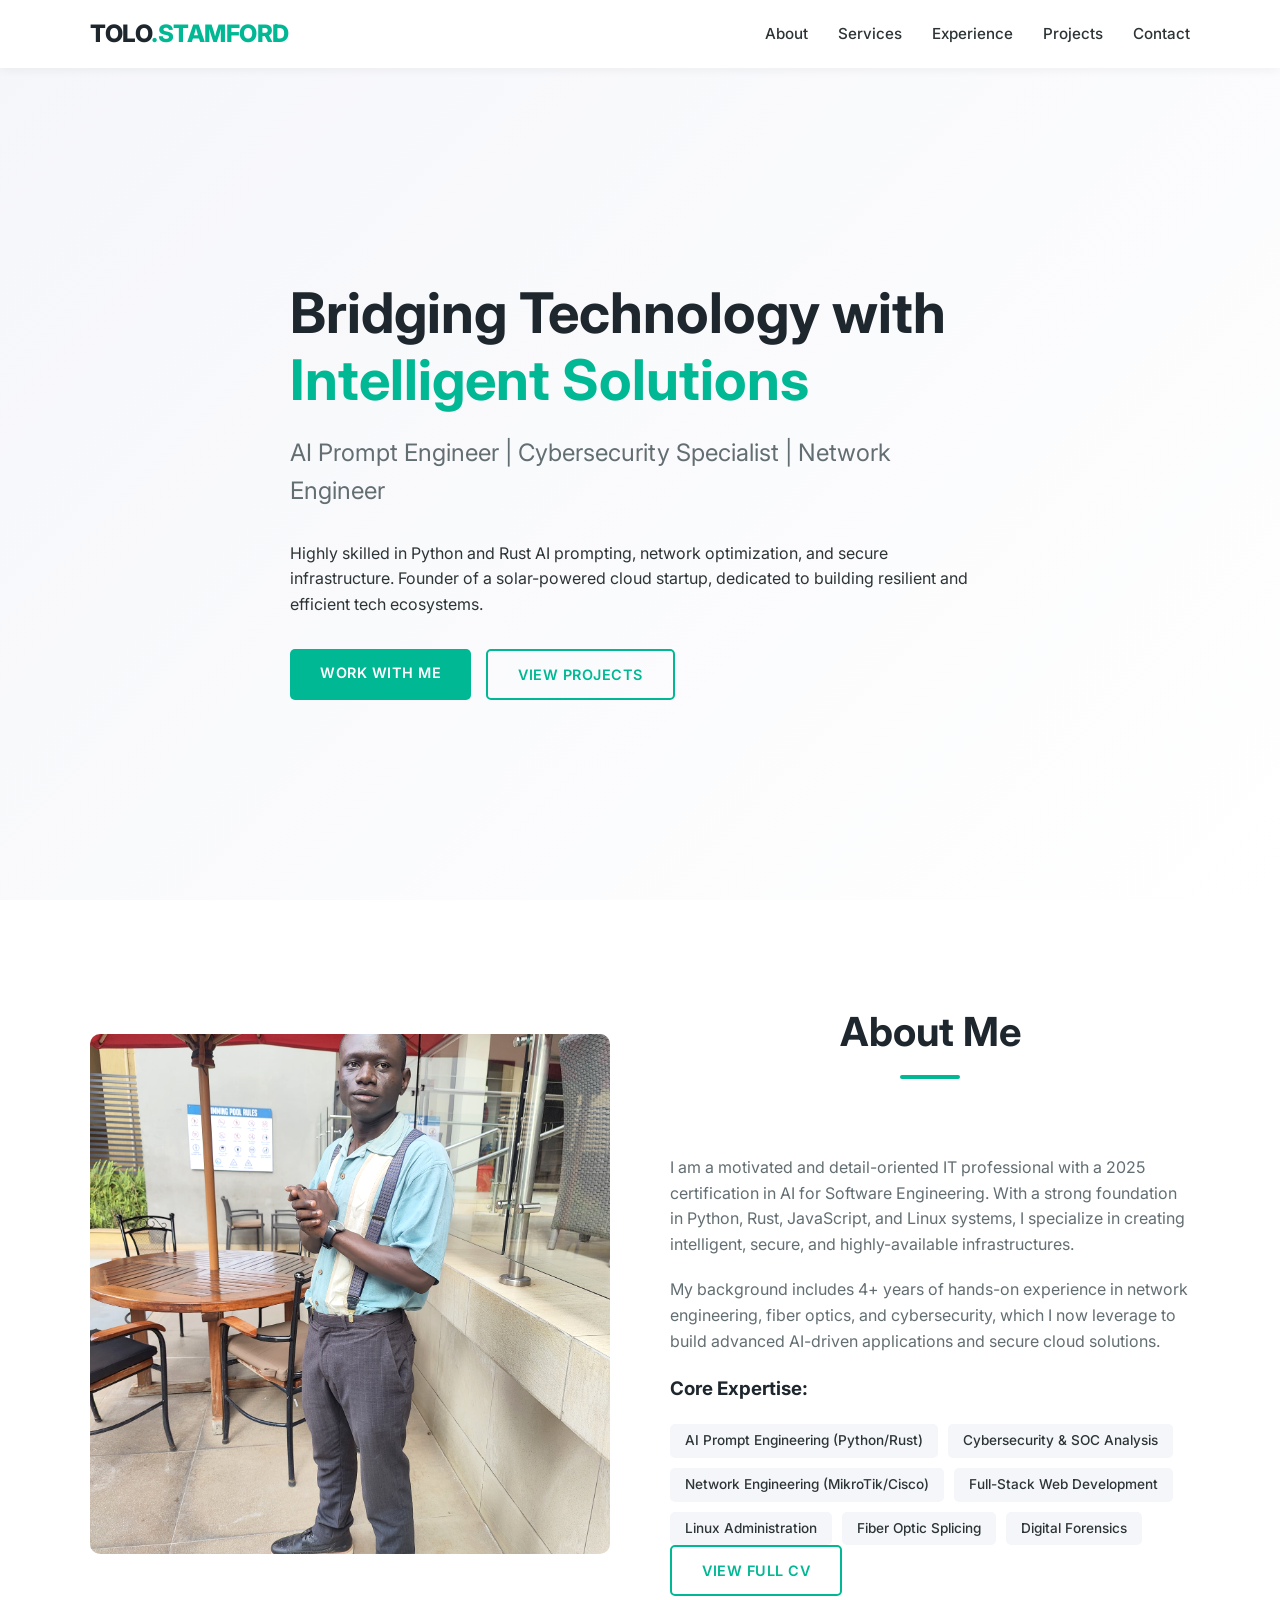
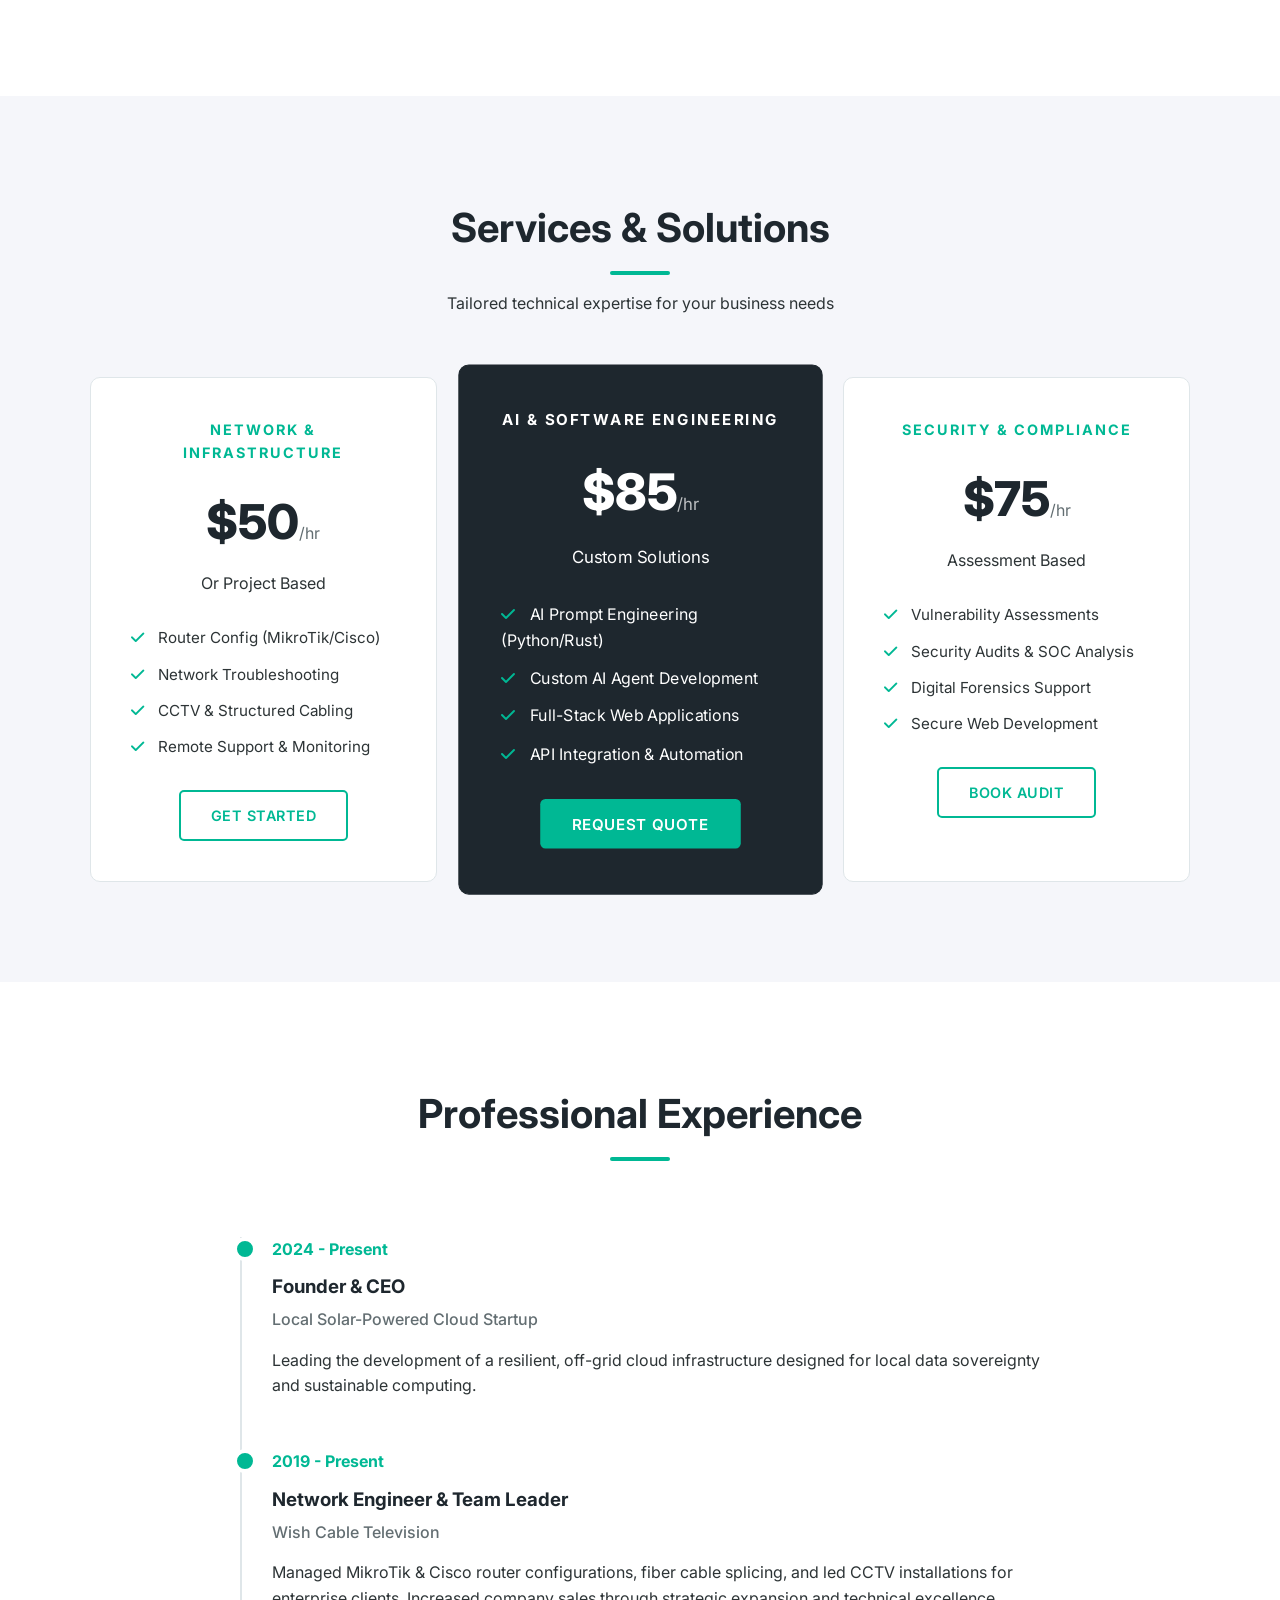
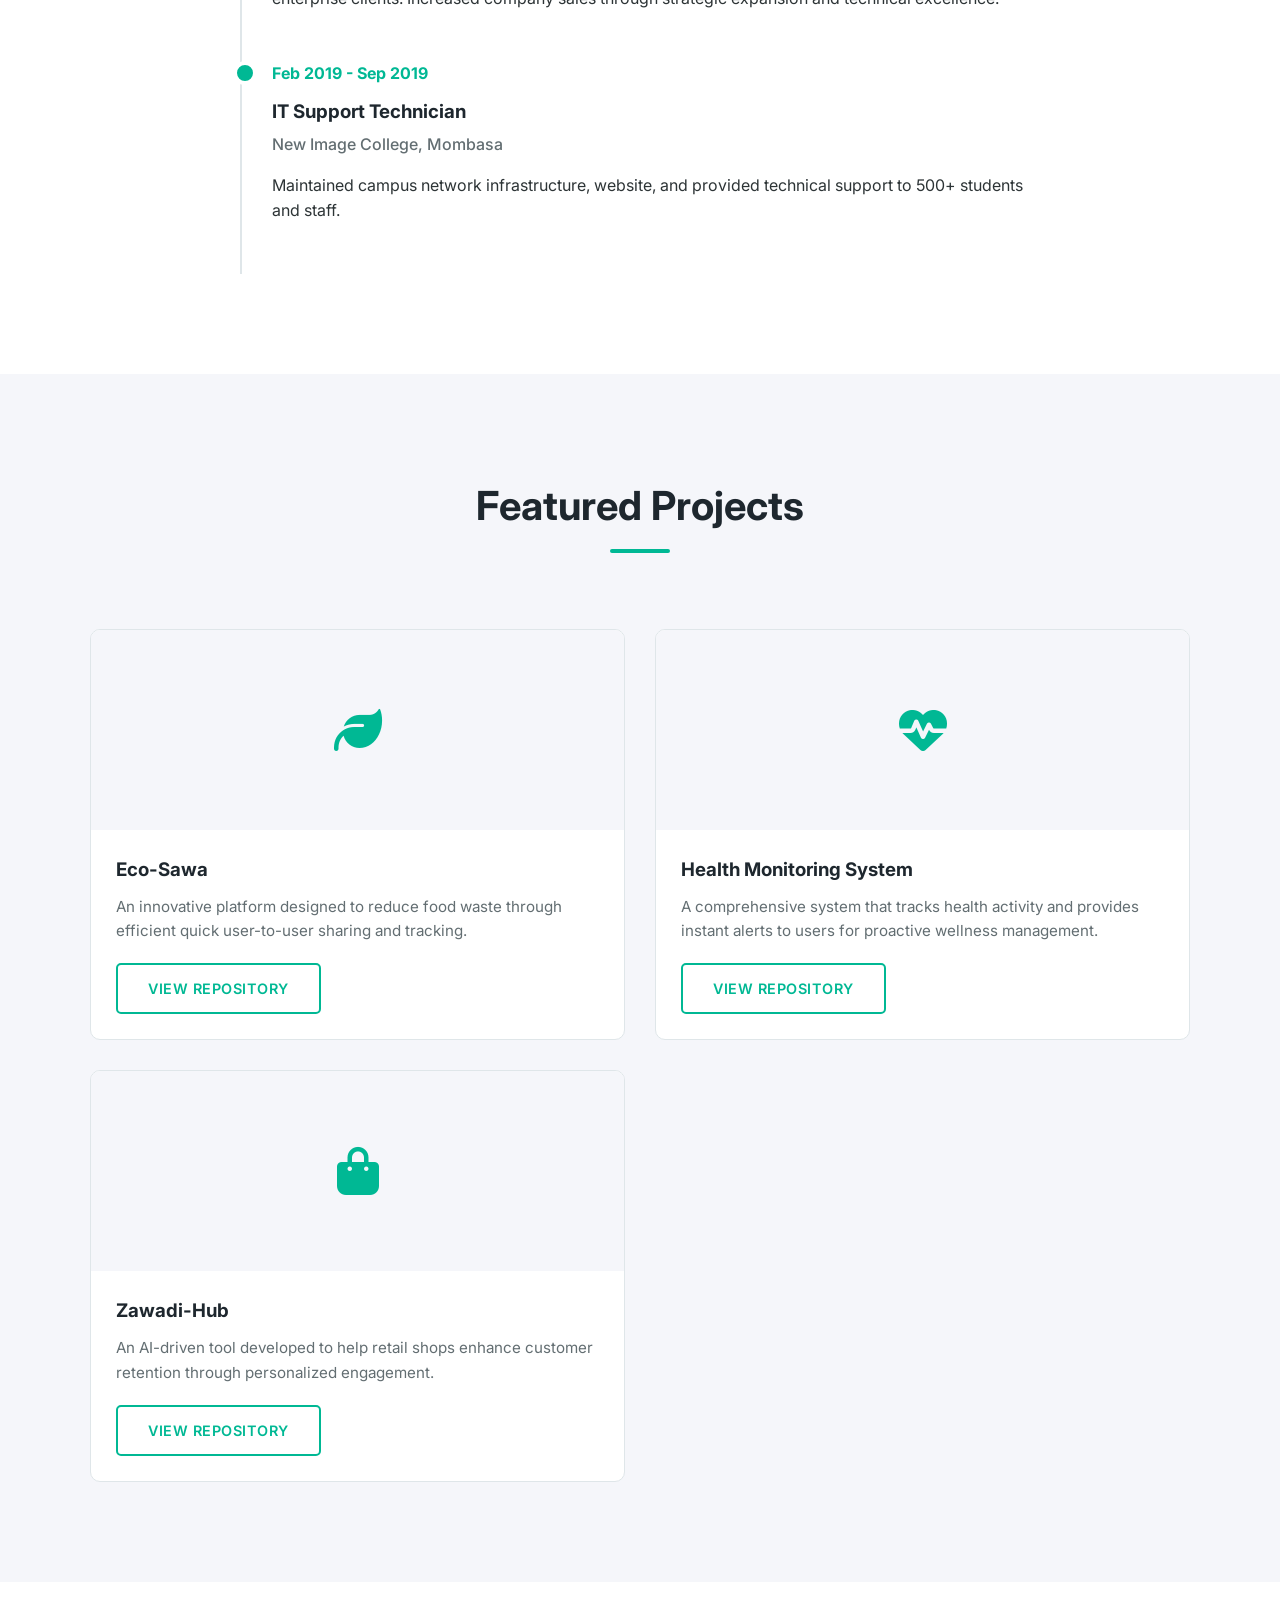
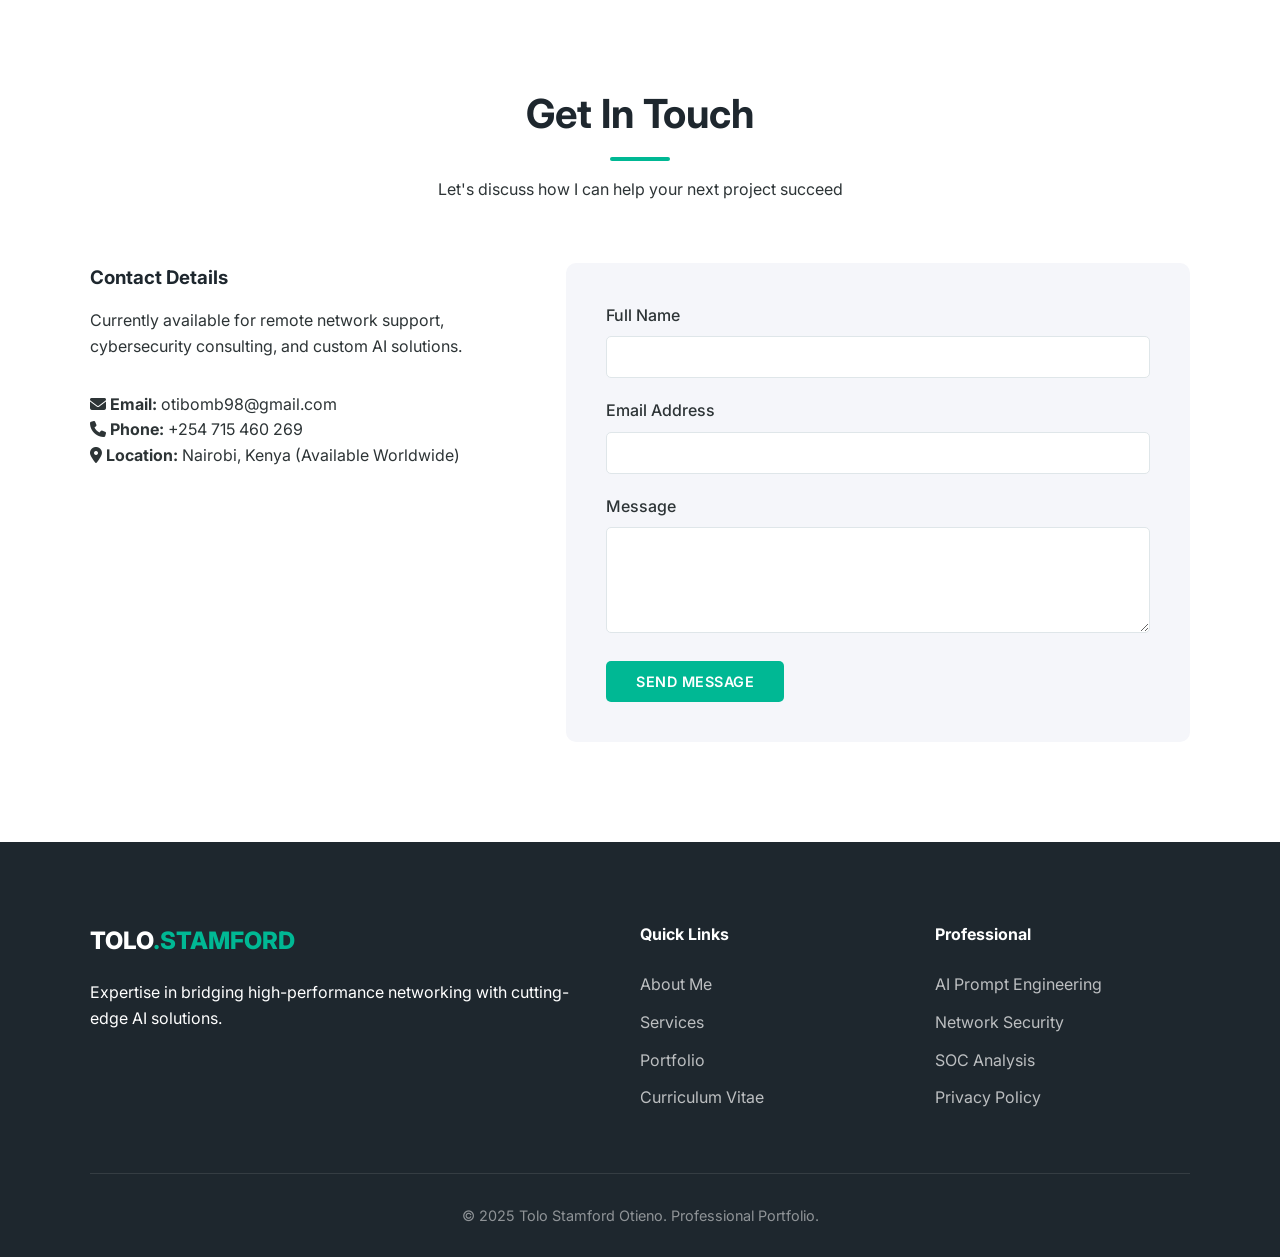
<file: index.html>
<!DOCTYPE html>
<html lang="en">
<head>
    <meta charset="UTF-8">
    <meta name="viewport" content="width=device-width, initial-scale=1.0">
    <title>Tolo Stamford Otieno | AI Prompt Engineer, Cybersecurity & Network Specialist</title>
    <link rel="stylesheet" href="styles.css">
    <link rel="stylesheet" href="https://cdnjs.cloudflare.com/ajax/libs/font-awesome/6.4.0/css/all.min.css">
    <link href="https://fonts.googleapis.com/css2?family=Inter:wght@300;400;500;600;700;800&display=swap" rel="stylesheet">
</head>
<body>
    <header>
        <div class="container">
            <a href="#" class="logo">TOLO<span>.STAMFORD</span></a>
            <nav>
                <ul class="nav-links">
                    <li><a href="#about">About</a></li>
                    <li><a href="#services">Services</a></li>
                    <li><a href="#experience">Experience</a></li>
                    <li><a href="#projects">Projects</a></li>
                    <li><a href="#contact">Contact</a></li>
                </ul>
                <div class="hamburger">
                    <div></div>
                    <div></div>
                    <div></div>
                </div>
            </nav>
        </div>
    </header>

    <section class="hero">
        <div class="container">
            <div class="hero-content">
                <h1>Bridging Technology with <span>Intelligent Solutions</span></h1>
                <h2>AI Prompt Engineer | Cybersecurity Specialist | Network Engineer</h2>
                <p class="mb-2">Highly skilled in Python and Rust AI prompting, network optimization, and secure infrastructure. Founder of a solar-powered cloud startup, dedicated to building resilient and efficient tech ecosystems.</p>
                <div class="hero-btns">
                    <a href="#contact" class="btn btn-primary">Work With Me</a>
                    <a href="#projects" class="btn btn-outline">View Projects</a>
                </div>
            </div>
        </div>
    </section>

    <section id="about" class="section">
        <div class="container">
            <div class="about-grid">
                <div class="about-image">
                    <img src="assets/img/profile.jpg" alt="Tolo Stamford Otieno" class="profile-img">
                </div>
                <div class="about-text">
                    <div class="section-header about-header">
                        <h2>About Me</h2>
                    </div>
                    <p>I am a motivated and detail-oriented IT professional with a 2025 certification in AI for Software Engineering. With a strong foundation in Python, Rust, JavaScript, and Linux systems, I specialize in creating intelligent, secure, and highly-available infrastructures.</p>
                    <p>My background includes 4+ years of hands-on experience in network engineering, fiber optics, and cybersecurity, which I now leverage to build advanced AI-driven applications and secure cloud solutions.</p>
                    <h3>Core Expertise:</h3>
                    <div class="skill-tags">
                        <span class="tag">AI Prompt Engineering (Python/Rust)</span>
                        <span class="tag">Cybersecurity & SOC Analysis</span>
                        <span class="tag">Network Engineering (MikroTik/Cisco)</span>
                        <span class="tag">Full-Stack Web Development</span>
                        <span class="tag">Linux Administration</span>
                        <span class="tag">Fiber Optic Splicing</span>
                        <span class="tag">Digital Forensics</span>
                    </div>
                    <div class="mt-3">
                        <a href="cv.html" class="btn btn-outline">View Full CV</a>
                    </div>
                </div>
            </div>
        </div>
    </section>

    <section id="services" class="section bg-light">
        <div class="container">
            <div class="section-header">
                <h2>Services & Solutions</h2>
                <p>Tailored technical expertise for your business needs</p>
            </div>
            <div class="services-grid">
                <div class="pricing-card">
                    <h3>Network & Infrastructure</h3>
                    <div class="price">$50<span>/hr</span></div>
                    <p>Or Project Based</p>
                    <ul class="pricing-features">
                        <li><i class="fas fa-check"></i> Router Config (MikroTik/Cisco)</li>
                        <li><i class="fas fa-check"></i> Network Troubleshooting</li>
                        <li><i class="fas fa-check"></i> CCTV & Structured Cabling</li>
                        <li><i class="fas fa-check"></i> Remote Support & Monitoring</li>
                    </ul>
                    <a href="#contact" class="btn btn-outline">Get Started</a>
                </div>
                <div class="pricing-card featured">
                    <h3>AI & Software Engineering</h3>
                    <div class="price">$85<span>/hr</span></div>
                    <p>Custom Solutions</p>
                    <ul class="pricing-features">
                        <li><i class="fas fa-check"></i> AI Prompt Engineering (Python/Rust)</li>
                        <li><i class="fas fa-check"></i> Custom AI Agent Development</li>
                        <li><i class="fas fa-check"></i> Full-Stack Web Applications</li>
                        <li><i class="fas fa-check"></i> API Integration & Automation</li>
                    </ul>
                    <a href="#contact" class="btn btn-primary">Request Quote</a>
                </div>
                <div class="pricing-card">
                    <h3>Security & Compliance</h3>
                    <div class="price">$75<span>/hr</span></div>
                    <p>Assessment Based</p>
                    <ul class="pricing-features">
                        <li><i class="fas fa-check"></i> Vulnerability Assessments</li>
                        <li><i class="fas fa-check"></i> Security Audits & SOC Analysis</li>
                        <li><i class="fas fa-check"></i> Digital Forensics Support</li>
                        <li><i class="fas fa-check"></i> Secure Web Development</li>
                    </ul>
                    <a href="#contact" class="btn btn-outline">Book Audit</a>
                </div>
            </div>
        </div>
    </section>

    <section id="experience" class="section">
        <div class="container">
            <div class="section-header">
                <h2>Professional Experience</h2>
            </div>
            <div class="experience-list">
                <div class="exp-item">
                    <span class="exp-date">2024 - Present</span>
                    <div class="exp-content">
                        <h3>Founder & CEO</h3>
                        <h4>Local Solar-Powered Cloud Startup</h4>
                        <p>Leading the development of a resilient, off-grid cloud infrastructure designed for local data sovereignty and sustainable computing.</p>
                    </div>
                </div>
                <div class="exp-item">
                    <span class="exp-date">2019 - Present</span>
                    <div class="exp-content">
                        <h3>Network Engineer & Team Leader</h3>
                        <h4>Wish Cable Television</h4>
                        <p>Managed MikroTik & Cisco router configurations, fiber cable splicing, and led CCTV installations for enterprise clients. Increased company sales through strategic expansion and technical excellence.</p>
                    </div>
                </div>
                <div class="exp-item">
                    <span class="exp-date">Feb 2019 - Sep 2019</span>
                    <div class="exp-content">
                        <h3>IT Support Technician</h3>
                        <h4>New Image College, Mombasa</h4>
                        <p>Maintained campus network infrastructure, website, and provided technical support to 500+ students and staff.</p>
                    </div>
                </div>
            </div>
        </div>
    </section>

    <section id="projects" class="section bg-light">
        <div class="container">
            <div class="section-header">
                <h2>Featured Projects</h2>
            </div>
            <div class="projects-grid">
                <div class="project-card">
                    <div class="project-img"><i class="fas fa-leaf"></i></div>
                    <div class="project-info">
                        <h3>Eco-Sawa</h3>
                        <p>An innovative platform designed to reduce food waste through efficient quick user-to-user sharing and tracking.</p>
                        <a href="https://github.com/tolo017" target="_blank" class="btn btn-outline">View Repository</a>
                    </div>
                </div>
                <div class="project-card">
                    <div class="project-img"><i class="fas fa-heartbeat"></i></div>
                    <div class="project-info">
                        <h3>Health Monitoring System</h3>
                        <p>A comprehensive system that tracks health activity and provides instant alerts to users for proactive wellness management.</p>
                        <a href="https://github.com/tolo017" target="_blank" class="btn btn-outline">View Repository</a>
                    </div>
                </div>
                <div class="project-card">
                    <div class="project-img"><i class="fas fa-shopping-bag"></i></div>
                    <div class="project-info">
                        <h3>Zawadi-Hub</h3>
                        <p>An AI-driven tool developed to help retail shops enhance customer retention through personalized engagement.</p>
                        <a href="https://github.com/tolo017" target="_blank" class="btn btn-outline">View Repository</a>
                    </div>
                </div>
            </div>
        </div>
    </section>

    <section id="contact" class="section">
        <div class="container">
            <div class="section-header">
                <h2>Get In Touch</h2>
                <p>Let's discuss how I can help your next project succeed</p>
            </div>
            <div class="contact-grid">
                <div class="contact-info">
                    <h3>Contact Details</h3>
                    <p class="mb-2">Currently available for remote network support, cybersecurity consulting, and custom AI solutions.</p>
                    <div class="contact-details">
                        <p><strong><i class="fas fa-envelope"></i> Email:</strong> otibomb98@gmail.com</p>
                        <p><strong><i class="fas fa-phone"></i> Phone:</strong> +254 715 460 269</p>
                        <p><strong><i class="fas fa-map-marker-alt"></i> Location:</strong> Nairobi, Kenya (Available Worldwide)</p>
                    </div>
                    <div class="social-icons">
                        <a href="https://www.linkedin.com/in/tolootieno" target="_blank"><i class="fab fa-linkedin-in"></i></a>
                        <a href="https://github.com/tolo017" target="_blank"><i class="fab fa-github"></i></a>
                    </div>
                </div>
                <form class="contact-form" id="contactForm">
                    <div class="form-group">
                        <label for="name">Full Name</label>
                        <input type="text" id="name" name="name" required>
                    </div>
                    <div class="form-group">
                        <label for="email">Email Address</label>
                        <input type="email" id="email" name="email" required>
                    </div>
                    <div class="form-group">
                        <label for="message">Message</label>
                        <textarea id="message" name="message" rows="5" required></textarea>
                    </div>
                    <button type="submit" class="btn btn-primary">Send Message</button>
                </form>
            </div>
        </div>
    </section>

    <footer>
        <div class="container">
            <div class="footer-grid">
                <div>
                    <div class="footer-logo">TOLO<span>.STAMFORD</span></div>
                    <p>Expertise in bridging high-performance networking with cutting-edge AI solutions.</p>
                </div>
                <div class="footer-links">
                    <h4>Quick Links</h4>
                    <ul>
                        <li><a href="#about">About Me</a></li>
                        <li><a href="#services">Services</a></li>
                        <li><a href="#projects">Portfolio</a></li>
                        <li><a href="cv.html">Curriculum Vitae</a></li>
                    </ul>
                </div>
                <div class="footer-links">
                    <h4>Professional</h4>
                    <ul>
                        <li><a href="#">AI Prompt Engineering</a></li>
                        <li><a href="#">Network Security</a></li>
                        <li><a href="#">SOC Analysis</a></li>
                        <li><a href="#">Privacy Policy</a></li>
                    </ul>
                </div>
            </div>
            <div class="footer-bottom">
                <p>&copy; 2025 Tolo Stamford Otieno. Professional Portfolio.</p>
            </div>
        </div>
    </footer>

    <script src="script.js"></script>
</body>
</html>
</file>
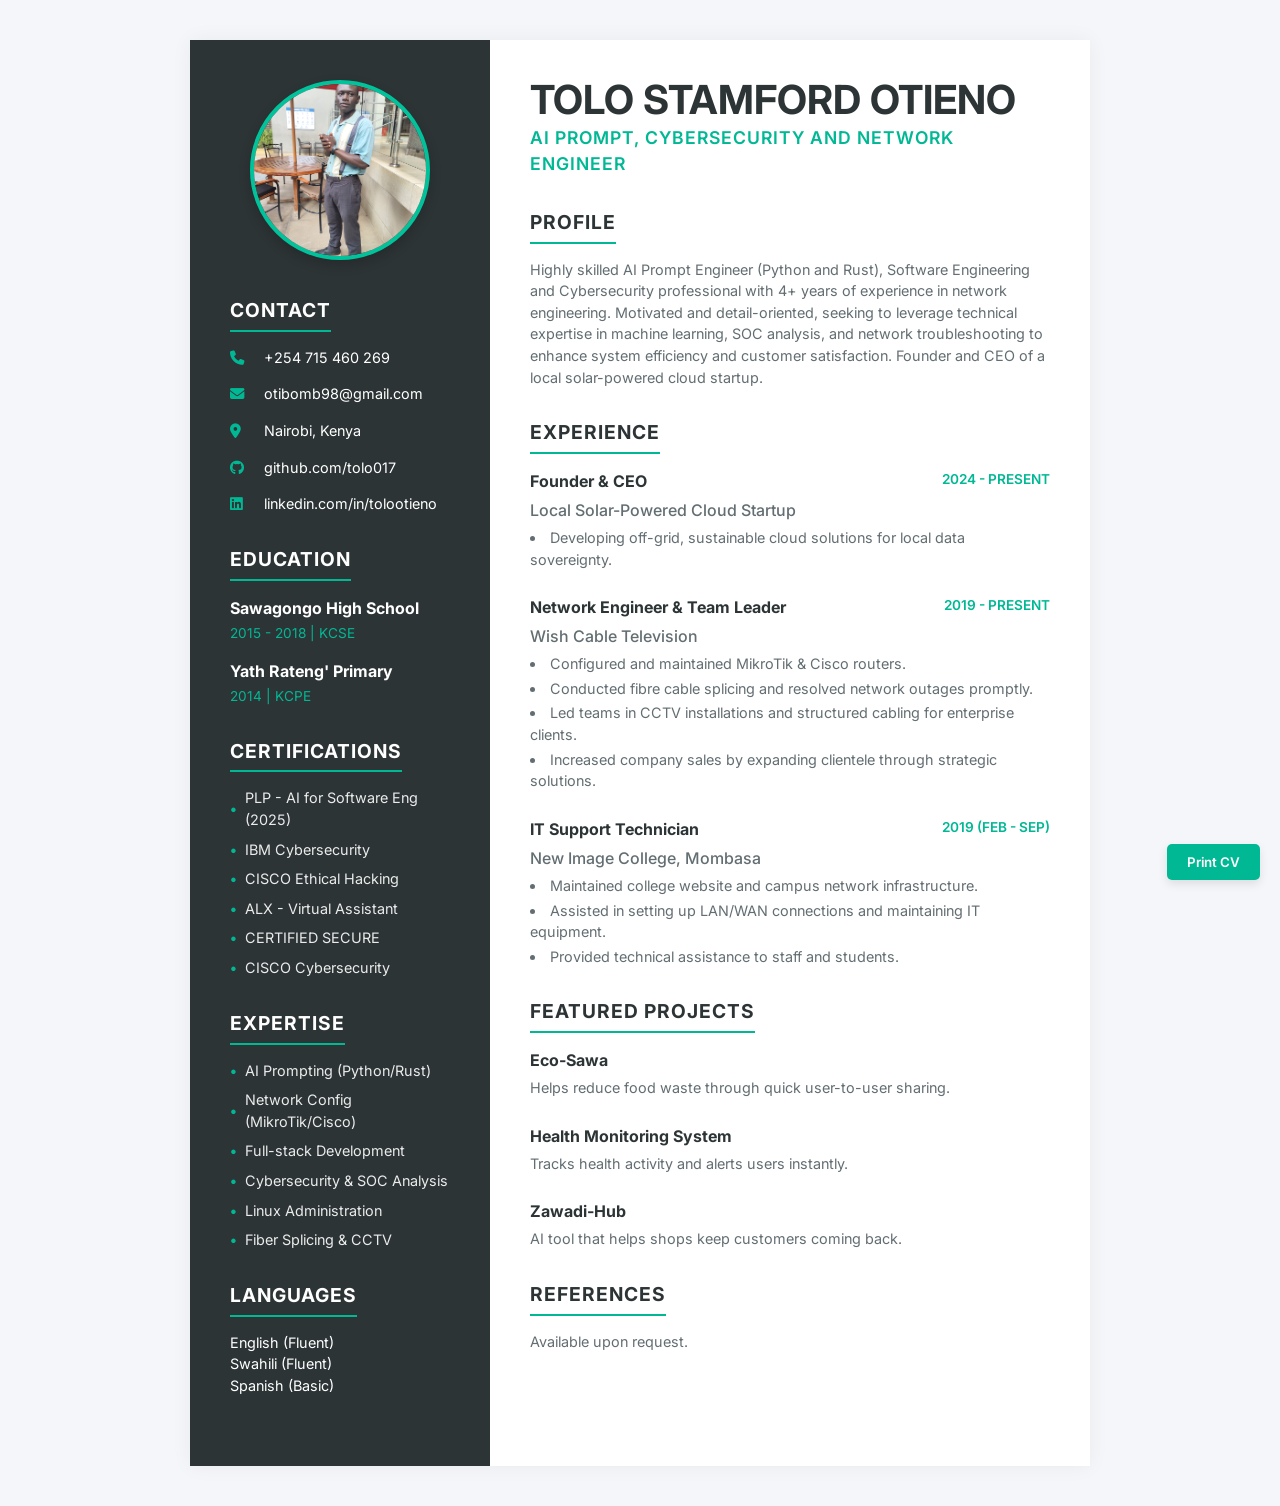
<file: cv.html>
<!DOCTYPE html>
<html lang="en">
<head>
    <meta charset="UTF-8">
    <meta name="viewport" content="width=device-width, initial-scale=1.0">
    <title>CV - Tolo Stamford Otieno</title>
    <link href="https://fonts.googleapis.com/css2?family=Inter:wght@300;400;500;600;700;800&display=swap" rel="stylesheet">
    <link rel="stylesheet" href="https://cdnjs.cloudflare.com/ajax/libs/font-awesome/6.4.0/css/all.min.css">
    <style>
        :root {
            --primary: #00b894;
            --dark: #2d3436;
            --text: #2d3436;
            --muted: #636e72;
            --white: #ffffff;
            --bg: #f5f6fa;
        }

        * {
            margin: 0;
            padding: 0;
            box-sizing: border-box;
            font-family: 'Inter', sans-serif;
        }

        body {
            background-color: var(--bg);
            color: var(--text);
            line-height: 1.5;
            padding: 40px 20px;
        }

        .cv-container {
            max-width: 900px;
            margin: 0 auto;
            background: var(--white);
            box-shadow: 0 0 20px rgba(0,0,0,0.05);
            display: grid;
            grid-template-columns: 300px 1fr;
        }

        .sidebar {
            background-color: var(--dark);
            color: var(--white);
            padding: 40px;
        }

        .profile-img-container {
            width: 100%;
            margin-bottom: 30px;
            text-align: center;
        }

        .profile-img {
            width: 180px;
            height: 180px;
            border-radius: 50%;
            object-fit: cover;
            border: 4px solid var(--primary);
            box-shadow: 0 5px 15px rgba(0,0,0,0.2);
            filter: brightness(1.05) contrast(1.02);
        }

        .main-content {
            padding: 40px;
        }

        .section {
            margin-bottom: 30px;
        }

        .section-title {
            font-size: 1.2rem;
            font-weight: 700;
            text-transform: uppercase;
            letter-spacing: 1px;
            margin-bottom: 15px;
            padding-bottom: 5px;
            border-bottom: 2px solid var(--primary);
            display: inline-block;
        }

        .sidebar .section-title {
            color: var(--white);
            border-bottom-color: var(--primary);
        }

        .name-header {
            margin-bottom: 30px;
        }

        .name-header h1 {
            font-size: 2.5rem;
            color: var(--dark);
            margin-bottom: 5px;
            line-height: 1;
        }

        .name-header p {
            color: var(--primary);
            font-weight: 600;
            font-size: 1.1rem;
            text-transform: uppercase;
            letter-spacing: 1px;
        }

        .contact-item {
            margin-bottom: 15px;
            font-size: 0.9rem;
        }

        .contact-item i {
            color: var(--primary);
            width: 20px;
            margin-right: 10px;
        }

        .skill-list {
            list-style: none;
        }

        .skill-list li {
            margin-bottom: 8px;
            font-size: 0.9rem;
            display: flex;
            align-items: center;
        }

        .skill-list li::before {
            content: "•";
            color: var(--primary);
            margin-right: 8px;
            font-weight: bold;
        }

        .exp-item {
            margin-bottom: 25px;
        }

        .exp-header {
            display: flex;
            justify-content: space-between;
            margin-bottom: 5px;
        }

        .exp-role {
            font-weight: 700;
            color: var(--dark);
        }

        .exp-company {
            color: var(--muted);
            font-weight: 500;
        }

        .exp-date {
            font-size: 0.85rem;
            color: var(--primary);
            font-weight: 600;
        }

        .exp-desc {
            font-size: 0.9rem;
            color: var(--muted);
            margin-top: 5px;
            list-style-position: inside;
        }

        .exp-desc li {
            margin-bottom: 3px;
        }

        .education-item {
            margin-bottom: 15px;
        }

        .edu-school {
            font-weight: 700;
            display: block;
        }

        .edu-date {
            font-size: 0.85rem;
            color: var(--primary);
        }

        @media print {
            body { padding: 0; background: none; }
            .cv-container { box-shadow: none; }
            .btn-print { display: none; }
        }

        .btn-print {
            position: fixed;
            bottom: 20px;
            right: 20px;
            background: var(--primary);
            color: white;
            border: none;
            padding: 10px 20px;
            border-radius: 5px;
            cursor: pointer;
            font-weight: 600;
            box-shadow: 0 4px 10px rgba(0,0,0,0.1);
        }
    </style>
</head>
<body>

    <button class="btn-print" onclick="window.print()">Print CV</button>

    <div class="cv-container">
        <div class="sidebar">
            <div class="profile-img-container">
                <img src="assets/img/profile.jpg" alt="Tolo Stamford Otieno" class="profile-img">
            </div>
            <div class="section">
                <h2 class="section-title">Contact</h2>
                <div class="contact-item"><i class="fas fa-phone"></i> +254 715 460 269</div>
                <div class="contact-item"><i class="fas fa-envelope"></i> otibomb98@gmail.com</div>
                <div class="contact-item"><i class="fas fa-map-marker-alt"></i> Nairobi, Kenya</div>
                <div class="contact-item"><i class="fab fa-github"></i> github.com/tolo017</div>
                <div class="contact-item"><i class="fab fa-linkedin"></i> linkedin.com/in/tolootieno</div>
            </div>

            <div class="section">
                <h2 class="section-title">Education</h2>
                <div class="education-item">
                    <span class="edu-school">Sawagongo High School</span>
                    <span class="edu-date">2015 - 2018 | KCSE</span>
                </div>
                <div class="education-item">
                    <span class="edu-school">Yath Rateng' Primary</span>
                    <span class="edu-date">2014 | KCPE</span>
                </div>
            </div>

            <div class="section">
                <h2 class="section-title">Certifications</h2>
                <ul class="skill-list" style="color: rgba(255,255,255,0.9);">
                    <li>PLP - AI for Software Eng (2025)</li>
                    <li>IBM Cybersecurity</li>
                    <li>CISCO Ethical Hacking</li>
                    <li>ALX - Virtual Assistant</li>
                    <li>CERTIFIED SECURE</li>
                    <li>CISCO Cybersecurity</li>
                </ul>
            </div>

            <div class="section">
                <h2 class="section-title">Expertise</h2>
                <ul class="skill-list" style="color: rgba(255,255,255,0.9);">
                    <li>AI Prompting (Python/Rust)</li>
                    <li>Network Config (MikroTik/Cisco)</li>
                    <li>Full-stack Development</li>
                    <li>Cybersecurity & SOC Analysis</li>
                    <li>Linux Administration</li>
                    <li>Fiber Splicing & CCTV</li>
                </ul>
            </div>

            <div class="section">
                <h2 class="section-title">Languages</h2>
                <p style="font-size: 0.9rem;">English (Fluent)</p>
                <p style="font-size: 0.9rem;">Swahili (Fluent)</p>
                <p style="font-size: 0.9rem;">Spanish (Basic)</p>
            </div>
        </div>

        <div class="main-content">
            <div class="name-header">
                <h1>TOLO STAMFORD OTIENO</h1>
                <p>AI Prompt, Cybersecurity and Network Engineer</p>
            </div>

            <div class="section">
                <h2 class="section-title">Profile</h2>
                <p style="font-size: 0.9rem; color: var(--muted);">
                    Highly skilled AI Prompt Engineer (Python and Rust), Software Engineering and Cybersecurity professional with 4+ years of experience in network engineering. Motivated and detail-oriented, seeking to leverage technical expertise in machine learning, SOC analysis, and network troubleshooting to enhance system efficiency and customer satisfaction. Founder and CEO of a local solar-powered cloud startup.
                </p>
            </div>

            <div class="section">
                <h2 class="section-title">Experience</h2>
                
                <div class="exp-item">
                    <div class="exp-header">
                        <span class="exp-role">Founder & CEO</span>
                        <span class="exp-date">2024 - PRESENT</span>
                    </div>
                    <div class="exp-company">Local Solar-Powered Cloud Startup</div>
                    <ul class="exp-desc">
                        <li>Developing off-grid, sustainable cloud solutions for local data sovereignty.</li>
                    </ul>
                </div>

                <div class="exp-item">
                    <div class="exp-header">
                        <span class="exp-role">Network Engineer & Team Leader</span>
                        <span class="exp-date">2019 - PRESENT</span>
                    </div>
                    <div class="exp-company">Wish Cable Television</div>
                    <ul class="exp-desc">
                        <li>Configured and maintained MikroTik & Cisco routers.</li>
                        <li>Conducted fibre cable splicing and resolved network outages promptly.</li>
                        <li>Led teams in CCTV installations and structured cabling for enterprise clients.</li>
                        <li>Increased company sales by expanding clientele through strategic solutions.</li>
                    </ul>
                </div>

                <div class="exp-item">
                    <div class="exp-header">
                        <span class="exp-role">IT Support Technician</span>
                        <span class="exp-date">2019 (FEB - SEP)</span>
                    </div>
                    <div class="exp-company">New Image College, Mombasa</div>
                    <ul class="exp-desc">
                        <li>Maintained college website and campus network infrastructure.</li>
                        <li>Assisted in setting up LAN/WAN connections and maintaining IT equipment.</li>
                        <li>Provided technical assistance to staff and students.</li>
                    </ul>
                </div>
            </div>

            <div class="section">
                <h2 class="section-title">Featured Projects</h2>
                <div class="exp-item">
                    <div class="exp-role">Eco-Sawa</div>
                    <div class="exp-desc">Helps reduce food waste through quick user-to-user sharing.</div>
                </div>
                <div class="exp-item">
                    <div class="exp-role">Health Monitoring System</div>
                    <div class="exp-desc">Tracks health activity and alerts users instantly.</div>
                </div>
                <div class="exp-item">
                    <div class="exp-role">Zawadi-Hub</div>
                    <div class="exp-desc">AI tool that helps shops keep customers coming back.</div>
                </div>
            </div>

            <div class="section">
                <h2 class="section-title">References</h2>
                <p style="font-size: 0.9rem; color: var(--muted);">Available upon request.</p>
            </div>
        </div>
    </div>

</body>
</html>
</file>
<file: styles.css>
/* Global Styles - Corporate Professional Redesign */
:root {
    --primary: #00b894; /* Emerald Green */
    --primary-dark: #009173;
    --secondary: #2d3436; /* Charcoal Gray */
    --dark: #1e272e;
    --light: #f5f6fa;
    --white: #ffffff;
    --text-main: #2d3436;
    --text-muted: #636e72;
    --border: #dfe6e9;
    --shadow: 0 4px 6px rgba(0, 0, 0, 0.1);
    --transition: all 0.3s ease;
}

* {
    margin: 0;
    padding: 0;
    box-sizing: border-box;
    font-family: 'Inter', -apple-system, BlinkMacSystemFont, 'Segoe UI', Roboto, sans-serif;
}

body {
    background-color: var(--white);
    color: var(--text-main);
    line-height: 1.6;
    overflow-x: hidden;
}

h1, h2, h3, h4, h5, h6 {
    font-weight: 700;
    color: var(--dark);
    margin-bottom: 1rem;
}

a {
    text-decoration: none;
    color: var(--primary);
    transition: var(--transition);
}

a:hover {
    color: var(--primary-dark);
}

.container {
    max-width: 1140px;
    margin: 0 auto;
    padding: 0 20px;
}

.section {
    padding: 100px 0;
}

.section-header {
    text-align: center;
    margin-bottom: 60px;
}

.section-header h2 {
    font-size: 2.5rem;
    position: relative;
    display: inline-block;
    padding-bottom: 15px;
}

.section-header h2::after {
    content: '';
    position: absolute;
    bottom: 0;
    left: 50%;
    transform: translateX(-50%);
    width: 60px;
    height: 4px;
    background-color: var(--primary);
    border-radius: 2px;
}

.btn {
    display: inline-block;
    padding: 12px 30px;
    border-radius: 5px;
    font-weight: 600;
    text-transform: uppercase;
    letter-spacing: 0.5px;
    transition: var(--transition);
    cursor: pointer;
    border: none;
    font-size: 0.9rem;
}

.btn-primary {
    background-color: var(--primary);
    color: var(--white);
}

.btn-primary:hover {
    background-color: var(--primary-dark);
    transform: translateY(-2px);
    box-shadow: 0 5px 15px rgba(0, 184, 148, 0.3);
}

.btn-outline {
    background-color: transparent;
    border: 2px solid var(--primary);
    color: var(--primary);
}

.btn-outline:hover {
    background-color: var(--primary);
    color: var(--white);
}

/* Header & Nav */
header {
    position: fixed;
    top: 0;
    left: 0;
    width: 100%;
    background-color: rgba(255, 255, 255, 0.95);
    backdrop-filter: blur(10px);
    z-index: 1000;
    box-shadow: 0 2px 10px rgba(0,0,0,0.05);
    padding: 15px 0;
}

header .container {
    display: flex;
    justify-content: space-between;
    align-items: center;
}

.logo {
    font-size: 1.5rem;
    font-weight: 800;
    color: var(--dark);
    letter-spacing: -0.5px;
}

.logo span {
    color: var(--primary);
}

.nav-links {
    display: flex;
    list-style: none;
}

.nav-links li {
    margin-left: 30px;
}

.nav-links a {
    color: var(--text-main);
    font-weight: 500;
    font-size: 0.95rem;
}

.nav-links a:hover {
    color: var(--primary);
}

.hamburger {
    display: none;
    cursor: pointer;
}

.hamburger div {
    width: 25px;
    height: 3px;
    background-color: var(--dark);
    margin: 5px;
    transition: var(--transition);
}

/* Hero Section */
.hero {
    height: 100vh;
    display: flex;
    align-items: center;
    background: linear-gradient(135deg, var(--light) 0%, #ffffff 100%);
    padding-top: 80px;
}

.hero-content {
    max-width: 700px;
}

.hero h1 {
    font-size: 3.5rem;
    line-height: 1.2;
    margin-bottom: 20px;
}

.hero h1 span {
    color: var(--primary);
}

.hero h2 {
    font-size: 1.5rem;
    color: var(--text-muted);
    font-weight: 400;
    margin-bottom: 30px;
}

.hero-btns {
    display: flex;
    gap: 15px;
}

/* About Section */
.about-grid {
    display: grid;
    grid-template-columns: 1fr 1fr;
    gap: 60px;
    align-items: center;
}

.about-image img {
    width: 100%;
    aspect-ratio: 1 / 1;
    object-fit: cover;
    border-radius: 10px;
    box-shadow: 20px 20px 0 var(--light);
    filter: brightness(1.05) contrast(1.02);
    transition: var(--transition);
}

.about-image img:hover {
    transform: scale(1.02);
    box-shadow: 25px 25px 0 var(--border);
}

.about-text p {
    margin-bottom: 20px;
    color: var(--text-muted);
}

.skill-tags {
    display: flex;
    flex-wrap: wrap;
    gap: 10px;
    margin-top: 20px;
}

.tag {
    background-color: var(--light);
    color: var(--secondary);
    padding: 6px 15px;
    border-radius: 5px;
    font-size: 0.85rem;
    font-weight: 500;
}

/* Services/Pricing Section */
.services-grid {
    display: grid;
    grid-template-columns: repeat(auto-fit, minmax(300px, 1fr));
    gap: 30px;
}

.pricing-card {
    background: var(--white);
    padding: 40px;
    border-radius: 10px;
    border: 1px solid var(--border);
    text-align: center;
    transition: var(--transition);
}

.pricing-card:hover {
    transform: translateY(-10px);
    box-shadow: 0 20px 40px rgba(0,0,0,0.08);
    border-color: var(--primary);
}

.pricing-card.featured {
    background-color: var(--dark);
    color: var(--white);
    border-color: var(--dark);
    transform: scale(1.05);
}

.pricing-card.featured:hover {
    transform: scale(1.05) translateY(-10px);
}

.pricing-card.featured h3, 
.pricing-card.featured .price {
    color: var(--white);
}

.pricing-card.featured .price span {
    color: rgba(255,255,255,0.7);
}

.pricing-card.featured h2 {
    color: var(--primary);
}

.pricing-card h3 {
    text-transform: uppercase;
    font-size: 0.9rem;
    letter-spacing: 2px;
    margin-bottom: 20px;
    color: var(--primary);
}

.price {
    font-size: 3rem;
    font-weight: 800;
    margin-bottom: 10px;
    color: var(--dark);
}

.price span {
    font-size: 1rem;
    font-weight: 400;
    color: var(--text-muted);
}

.pricing-features {
    list-style: none;
    margin: 30px 0;
    text-align: left;
}

.pricing-features li {
    margin-bottom: 12px;
    font-size: 0.95rem;
}

.pricing-features li i {
    color: var(--primary);
    margin-right: 10px;
}

/* Experience & Timeline */
.experience-list {
    max-width: 800px;
    margin: 0 auto;
}

.exp-item {
    padding-left: 30px;
    border-left: 2px solid var(--border);
    position: relative;
    padding-bottom: 50px;
}

.exp-item::before {
    content: '';
    position: absolute;
    left: -9px;
    top: 0;
    width: 16px;
    height: 16px;
    border-radius: 50%;
    background-color: var(--primary);
    border: 4px solid var(--white);
}

.exp-date {
    font-weight: 700;
    color: var(--primary);
    margin-bottom: 10px;
    display: block;
}

.exp-content h3 {
    margin-bottom: 5px;
}

.exp-content h4 {
    color: var(--text-muted);
    font-weight: 500;
    margin-bottom: 15px;
}

/* Projects Grid */
.projects-grid {
    display: grid;
    grid-template-columns: repeat(auto-fit, minmax(350px, 1fr));
    gap: 30px;
}

.project-card {
    background: var(--white);
    border-radius: 10px;
    overflow: hidden;
    border: 1px solid var(--border);
    transition: var(--transition);
}

.project-card:hover {
    box-shadow: var(--shadow);
}

.project-img {
    height: 200px;
    background-color: var(--light);
    display: flex;
    align-items: center;
    justify-content: center;
    font-size: 3rem;
    color: var(--primary);
}

.project-info {
    padding: 25px;
}

.project-info h3 {
    margin-bottom: 10px;
}

.project-info p {
    color: var(--text-muted);
    font-size: 0.95rem;
    margin-bottom: 20px;
}

/* Contact */
.contact-grid {
    display: grid;
    grid-template-columns: 1fr 1.5fr;
    gap: 60px;
}

.contact-form {
    background-color: var(--light);
    padding: 40px;
    border-radius: 10px;
}

.form-group {
    margin-bottom: 20px;
}

.form-group label {
    display: block;
    margin-bottom: 8px;
    font-weight: 500;
}

.form-group input, 
.form-group textarea {
    width: 100%;
    padding: 12px;
    border: 1px solid var(--border);
    border-radius: 5px;
    background: var(--white);
}

/* Footer */
footer {
    background-color: var(--dark);
    color: var(--white);
    padding: 80px 0 30px;
}

.footer-grid {
    display: grid;
    grid-template-columns: 2fr 1fr 1fr;
    gap: 40px;
    margin-bottom: 50px;
}

.footer-logo {
    color: var(--white);
    font-size: 1.5rem;
    font-weight: 800;
    margin-bottom: 20px;
}

.footer-logo span {
    color: var(--primary);
}

.footer-links h4 {
    color: var(--white);
    margin-bottom: 25px;
}

.footer-links ul {
    list-style: none;
}

.footer-links li {
    margin-bottom: 12px;
}

.footer-links a {
    color: rgba(255,255,255,0.7);
}

.footer-links a:hover {
    color: var(--primary);
}

.social-icons {
    display: flex;
    gap: 15px;
    margin-top: 20px;
}

.social-icons a {
    width: 40px;
    height: 40px;
    border-radius: 50%;
    background-color: rgba(255,255,255,0.1);
    display: flex;
    align-items: center;
    justify-content: center;
    color: var(--white);
}

.social-icons a:hover {
    background-color: var(--primary);
}

.footer-bottom {
    text-align: center;
    padding-top: 30px;
    border-top: 1px solid rgba(255,255,255,0.1);
    font-size: 0.9rem;
    color: rgba(255,255,255,0.5);
}

/* Responsive */
@media (max-width: 992px) {
    .about-grid, .contact-grid {
        grid-template-columns: 1fr;
    }
    
    .hero h1 {
        font-size: 2.5rem;
    }
}

@media (max-width: 768px) {
    .nav-links {
        display: none;
        flex-direction: column;
        position: absolute;
        top: 70px;
        left: 0;
        width: 100%;
        background: white;
        padding: 20px;
        box-shadow: 0 10px 20px rgba(0,0,0,0.1);
        z-index: 999;
    }

    .nav-links.active {
        display: flex;
    }

    .nav-links li {
        margin: 15px 0;
        text-align: center;
        margin-left: 0;
    }
    
    .hamburger {
        display: block;
    }
    
    .footer-grid {
        grid-template-columns: 1fr;
    }
}

/* Utility Classes */
.text-center { text-align: center; }
.mb-2 { margin-bottom: 2rem; }
.bg-light { background-color: var(--light); }
</file>
